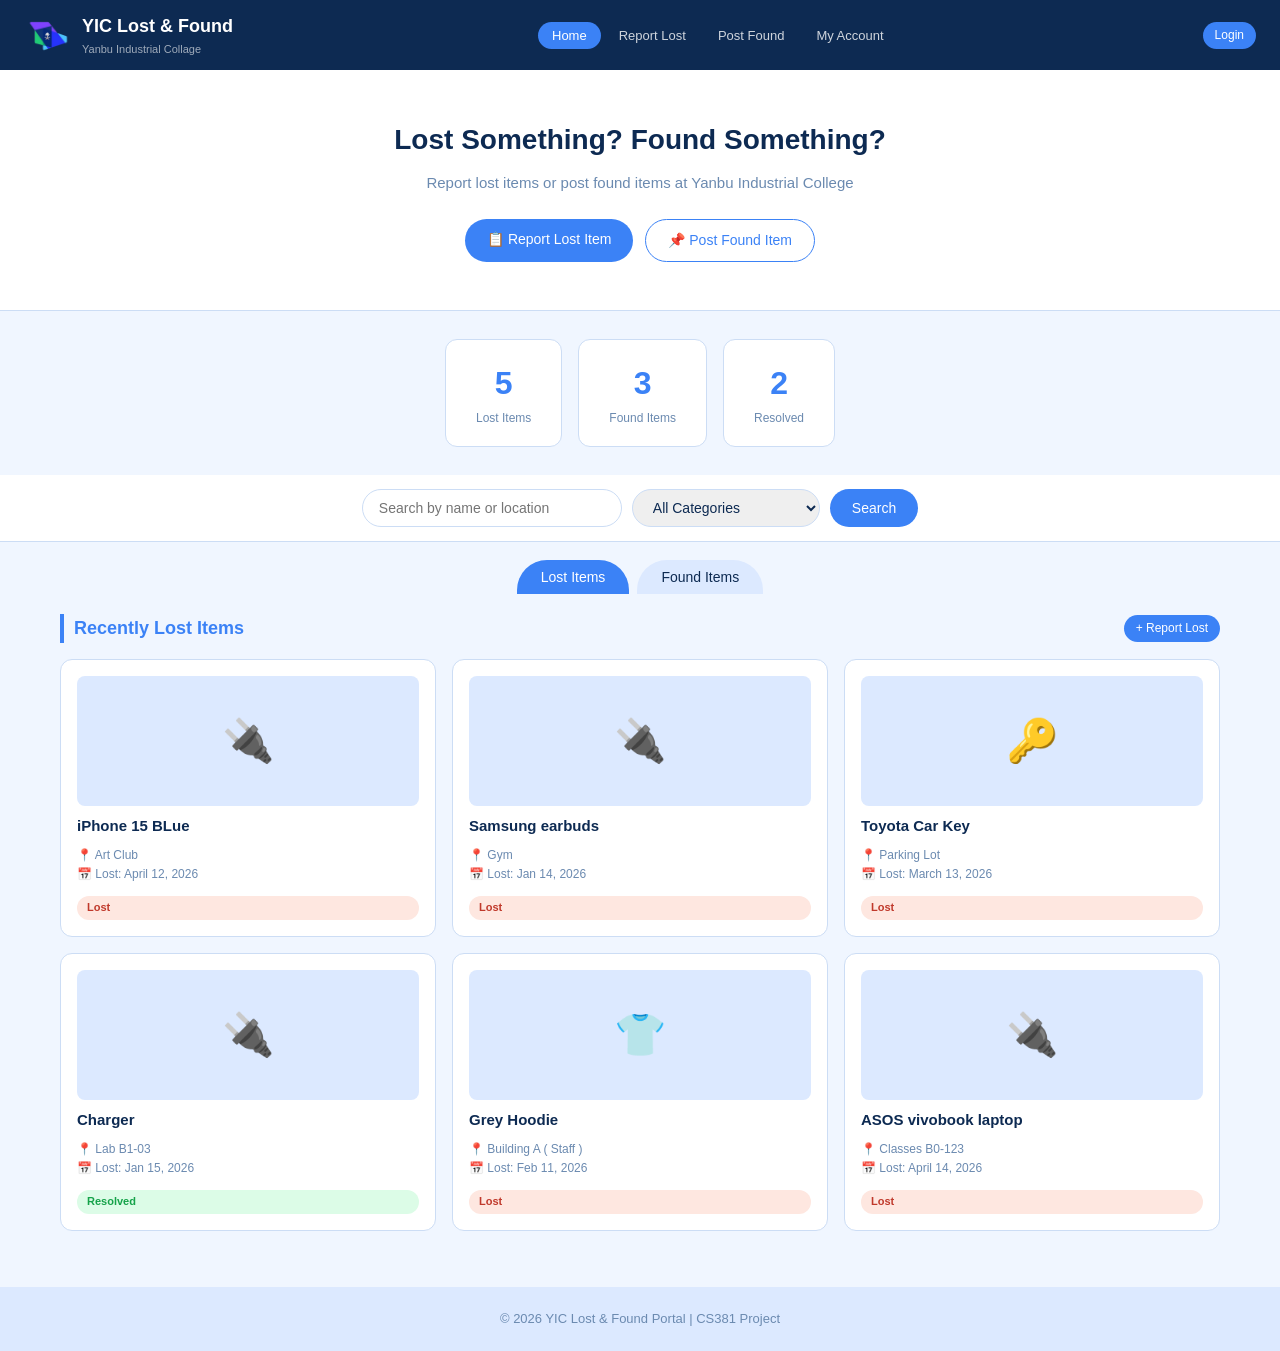
<file: CS381_project/Pages/index.html>
<!DOCTYPE html>
<html lang="en">
<head>
    <meta charset="UTF-8">
    <meta name="viewport" content="width=device-width, initial-scale=1.0">
    <title>YIC Lost & Found</title>
    <link rel="stylesheet" href="../Style/style.css">
</head>
<body>

<!-- Top Bar -->
<header class="top-bar">
    <div class="logo-area">
        <img src="YIC_Logo.png" alt="YIC Logo">
        <div>
            <h1>YIC Lost &amp; Found</h1>
            <p>Yanbu Industrial Collage</p>
        </div>
    </div>
    <nav>
        <ul>
            <li><a href="index.html" class="active">Home</a></li>
            <li><a href="report_Lost.html">Report Lost</a></li>
            <li><a href="report_found.html">Post Found</a></li>
            <li><a href="Dashboard.html">My Account</a></li>
        </ul>
    </nav>
    <div class="top-bar-right" id="header-right"></div>
</header>

<!-- Welcome section -->
<section class="hero-section">
    <h2>Lost Something? Found Something?</h2>
    <p>Report lost items or post found items at Yanbu Industrial College</p>
    <div class="hero-buttons">
        <a href="report_Lost.html" class="btn btn-blue">📋 Report Lost Item</a>
        <a href="report_found.html" class="btn btn-white">📌 Post Found Item</a>
    </div>
</section>

<!-- Counters -->
<section class="counter-row">
    <div class="counter-box">
        <h3 id="stat-lost">0</h3> <!-- changed by js -->
        <p>Lost Items</p>
    </div>
    <div class="counter-box">
        <h3 id="stat-found">0</h3>
        <p>Found Items</p>
    </div>
    <div class="counter-box">
        <h3 id="stat-resolved">0</h3>
        <p>Resolved</p>
    </div>
</section>

<!-- Search -->
<section class="search-bar">
    <input type="text" id="searchInput" placeholder="Search by name or location">
    <select id="categoryFilter">
        <option value="all">All Categories</option>
        <option value="electronics">Electronics</option>
        <option value="bags">Bags and Luggage</option>
        <option value="clothing">Clothing</option>
        <option value="keys">Keys</option>
        <option value="accessories">Accessories</option>
        <option value="books">Books and Stationery</option>
        <option value="other">Other</option>
    </select>
    <button id="searchBtn">Search</button>
</section>

<!-- lost and found buttons -->
<div class="tab-row">
    <button class="tab-btn active" data-tab="lost">Lost Items</button>
    <button class="tab-btn" data-tab="found">Found Items</button>
</div>

<!-- Lost items -->
<section class="content-panel visible" data-panel="lost">
    <div class="panel-top-row">
        <h3>Recently Lost Items</h3>
        <a href="report_Lost.html" class="btn btn-small btn-blue">+ Report Lost</a>
        <!--button to add, redirect to report-->
    </div>
    <div class="cards-grid" id="lostItemsGrid"></div>
</section>

<!-- Found items -->
<section class="content-panel" data-panel="found">
    <div class="panel-top-row">
        <h3>Recently Found Items</h3>
        <a href="report_found.html" class="btn btn-small btn-blue">+ Post Found</a>
    </div>
    <div class="cards-grid" id="foundItemsGrid"></div>
</section>

<footer>
    <p>&copy; 2026 YIC Lost &amp; Found Portal | CS381 Project</p>
</footer>

<div class="notifications-area" id="toast-area"></div>
<script src="../JS/main.js"></script>
<script>
    document.addEventListener('DOMContentLoaded', function() {
        var lost  = getLS('lostItems');
        var found = getLS('foundItems');

        //update the counter boxes
        var lostActive= 0;
        for (var i = 0; i < lost.length; i++) { 
            if (lost[i].status!== 'resolved') lostActive++; //count only active
        }
        var foundActive= 0;
        for (var j = 0; j < found.length; j++) {
            if (found[j].status!== 'resolved') foundActive++; 
        }
        var resolvedCount = 0;
        var all = lost.concat(found);
        for (var k = 0; k < all.length; k++) {
            if (all[k].status === 'resolved') resolvedCount++;//count resolved in both
        }

        document.getElementById('stat-lost').textContent= lostActive; //get active lost
        document.getElementById('stat-found').textContent= foundActive;
        document.getElementById('stat-resolved').textContent = resolvedCount;

        // draw the item cards
        renderCards(lost,'lostItemsGrid','lost');
        renderCards(found,'foundItemsGrid','found');
    });
</script>
</body>
</html>
</file>
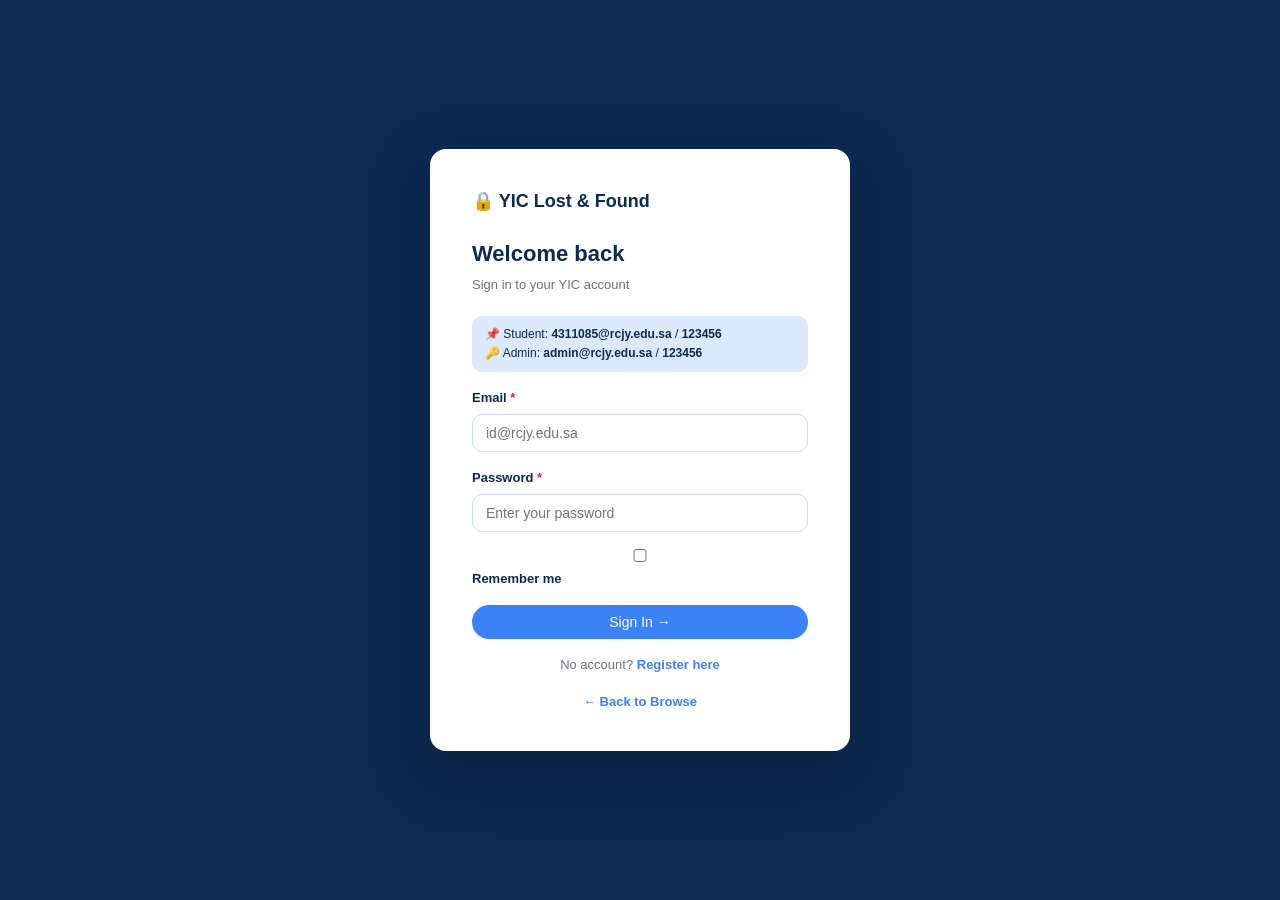
<file: CS381_project/Pages/admin.html>
<!DOCTYPE html>
<html lang="en">
<head>
    <meta charset="UTF-8">
    <meta name="viewport" content="width=device-width, initial-scale=1.0">
    <title>Admin Panel - YIC Lost & Found</title>
    <link rel="stylesheet" href="../Style/style.css">
</head>
<body>

<div class="admin-page">

    <!-- Left sidebar -->
    <div class="admin-left-bar">
        <div class="admin-logo-box">🛡️ Admin Panel</div>
        <nav class="admin-menu">
            <button class="admin-menu-item active" data-sec="overview">📊 Overview</button>
            <button class="admin-menu-item" data-sec="items">📦 All Items</button>
            <button class="admin-menu-item" data-sec="messages">✉️ Messages</button>
            <button class="admin-menu-item" data-sec="users">👥 Users</button>
            <button class="admin-menu-item" onclick="location.href='index.html'">🏠 View Portal</button>
            <button class="admin-menu-item" onclick="logout()">↩ Logout</button>
        </nav>
    </div>

    <div class="admin-main-area">

        <div class="admin-top-strip">
            <h1 id="admin-page-title">Overview</h1>
            <span id="admin-name-badge"></span>
        </div>

        <div class="admin-section active" id="adm-overview">
            <div class="stat-cards-row" id="adm-stats"></div>
            <div class="two-col-grid">
                <div class="white-box">
                    <h3>Recent Lost Reports</h3>
                    <div id="adm-recent-lost"></div>
                </div>
                <div class="white-box">
                    <h3>Recent Found Posts</h3>
                    <div id="adm-recent-found"></div>
                </div>
            </div>
        </div>

        <div class="admin-section" id="adm-items"> <!-- all items table-->
            <div class="filter-buttons">
                <select id="items-type-filter" class="btn btn-white btn-small" onchange="loadItems()">
                    <option value="all">All Types</option>
                    <option value="lost">Lost Only</option>
                    <option value="found">Found Only</option>
                </select>
                <select id="items-status-filter" class="btn btn-white btn-small" onchange="loadItems()">
                    <option value="all">All Statuses</option>
                    <option value="active">Active</option>
                    <option value="resolved">Resolved</option>
                </select>
            </div>
            <table class="data-table">
                <thead>
                    <tr>
                        <th>#</th>
                        <th>Item</th>
                        <th>Type</th>
                        <th>Reporter</th>
                        <th>Date</th>
                        <th>Location</th>
                        <th>Status</th>
                        <th>Actions</th>
                    </tr>
                </thead>
                <tbody id="items-tbody"></tbody>
            </table>
        </div>

        <!--messages -->
        <div class="admin-section" id="adm-messages">
            <table class="data-table">
                <thead>
                    <tr>
                        <th>#</th>
                        <th>Item</th>
                        <th>From</th>
                        <th>Email</th>
                        <th>Date</th>
                        <th>Message</th>
                        <th>Actions</th>
                    </tr>
                </thead>
                <tbody id="messages-tbody"></tbody>
            </table>
        </div>

        <!--all users -->
        <div class="admin-section" id="adm-users">
            <table class="data-table">
                <thead>
                    <tr>
                        <th>#</th>
                        <th>Name</th>
                        <th>Email</th>
                        <th>Role</th>
                        <th>Actions</th>
                    </tr>
                </thead>
                <tbody id="users-tbody"></tbody>
            </table>
        </div>

    </div>
</div>

<!--edit item popup -->
<div class="popup-overlay" id="edit-modal">
    <div class="popup-box">
        <div class="popup-top-row">
            <h3>Edit Item</h3>
            <button class="popup-close-btn" onclick="closeModal('edit-modal')">✕</button>
        </div>
        <form id="editForm" novalidate>
            <input type="hidden" id="edit-id">
            <input type="hidden" id="edit-type">
            <div class="input-group">
                <label>Item Name <span class="required-star">*</span></label>
                <input type="text" id="edit-title" required minlength="3">
                <div class="input-error"></div>
            </div>
            <div class="two-columns">
                <div class="input-group">
                    <label>Category <span class="required-star">*</span></label>
                    <select id="edit-category" required>
                        <option value="electronics">Electronics</option>
                        <option value="bags">Bags and Luggage</option>
                        <option value="clothing">Clothing</option>
                        <option value="keys">Keys</option>
                        <option value="accessories">Accessories</option>
                        <option value="books">Books and Stationery</option>
                        <option value="other">Other</option>
                    </select>
                </div>
                <div class="input-group">
                    <label>Status</label>
                    <select id="edit-status">
                        <option value="active">Active</option>
                        <option value="resolved">Resolved</option>
                        <option value="pending">Pending</option>
                    </select>
                </div>
            </div>
            <div class="input-group">
                <label>Location <span class="required-star">*</span></label>
                <input type="text" id="edit-location" required>
                <div class="input-error"></div>
            </div>
            <div class="input-group">
                <label>Description</label>
                <textarea id="edit-desc"></textarea>
            </div>
            <div class="form-bottom-btns">
                <button type="button" class="btn btn-white" onclick="closeModal('edit-modal')">Cancel</button>
                <button type="submit" class="btn btn-blue">Save Changes</button>
            </div>
        </form>
    </div>
</div>

<!-- Delete confirm popup -->
<div class="popup-overlay" id="adm-delete-modal">
    <div class="popup-box">
        <div class="popup-top-row">
            <h3>Confirm Delete</h3>
            <button class="popup-close-btn" onclick="closeModal('adm-delete-modal')">✕</button>
        </div>
        <p>Are you sure you want to delete <strong id="adm-delete-name"></strong>?</p>
        <br>
        <div class="form-bottom-btns">
            <button class="btn btn-white" onclick="closeModal('adm-delete-modal')">Cancel</button>
            <button class="btn btn-red"   id="adm-confirm-delete">Delete</button>
        </div>
    </div>
</div>

<div class="notifications-area" id="toast-area"></div>
<script src="../JS/main.js"></script>
<script>
    document.addEventListener('DOMContentLoaded', function() {
        var user = requireLogin('admin');
        if (!user) return; //if not logged in or not admin, redirect to login
        document.getElementById('admin-name-badge').textContent = '👩‍💼 ' + user.name;//show at top
        loadOverview();
        loadItems();
        loadMessages();
        loadUsers();//load everything
    });

    //Overview
    function loadOverview() {
        var lost  = getLS('lostItems');
        var found = getLS('foundItems');
        var all = lost.concat(found);
        var active =0, resolved = 0;
        for (var i = 0; i < all.length; i++) {
            if (all[i].status === 'resolved') resolved++; //count resolved else active
            else active++;
        }

        document.getElementById('adm-stats').innerHTML =
            '<div class="stat-card"><div class="big-number">' + all.length 
            + '</div><div class="small-label">Total Items</div></div>'+
            '<div class="stat-card green"><div class="big-number">'+ active 
            + '</div><div class="small-label">Active</div></div>'+
            '<div class="stat-card orange"><div class="big-number">' + resolved 
            + '</div><div class="small-label">Resolved</div></div>'+
            '<div class="stat-card purple"><div class="big-number">'+ getLS('users').length 
            + '</div><div class="small-label">Users</div></div>'+
            '<div class="stat-card"><div class="big-number">'+ getLS('messages').length + 
            '</div><div class="small-label">Messages</div></div>';

        document.getElementById('adm-recent-lost').innerHTML= buildMiniList(lost,  'lost');//lost item list for admin
        document.getElementById('adm-recent-found').innerHTML= buildMiniList(found, 'found');//found
    }

    function buildMiniList(items, type) {
        if (!items.length) return '<p>None yet.</p>';//no items
        var recent = items.slice(-4).reverse(); //get last 4, reverse so must recent at top
        var html = '';
        for (var i = 0; i < recent.length; i++) {
            var it = recent[i];
            var cls= it.status === 'resolved' ? 'tag-resolved' :(type === 'lost' ? 'tag-lost' : 'tag-found');//class  
            var lbl= it.status === 'resolved' ? 'Resolved': (type === 'lost' ? 'Lost' : 'Found'); //status text
            html += '<div class="mini-item-row"><span>'+ it.icon + ' ' + it.title + 
            '</span><span class="tag ' + cls + '">' + lbl + '</span></div>'; //item
        }
        return html;
    }

    //All Items table
    function loadItems() {
        var typeF = document.getElementById('items-type-filter').value;
        var statusF = document.getElementById('items-status-filter').value;
        var rows = [];

        if (typeF !== 'found') {
            var lost = getLS('lostItems'); //get lost items
            for (var i = 0; i < lost.length; i++) { //add type to each item
                var copy = {}; for (var k in lost[i]) copy[k] =lost[i][k];
                copy._type = 'lost'; rows.push(copy); //add to rows
            }
        }
        if (typeF !== 'lost') {
            var found = getLS('foundItems');
            for (var j = 0; j < found.length; j++) {
                var copy2 = {}; for (var k2 in found[j]) copy2[k2] = found[j][k2];
                copy2._type = 'found'; rows.push(copy2); //same for found 
            }
        }
        if (statusF !== 'all') { //filter by status
            rows = rows.filter(function(i) { return i.status === statusF; });
        }

        var tbody = document.getElementById('items-tbody');
        if (!rows.length) {
            tbody.innerHTML = '<tr><td colspan="8" style="text-align:center;padding:20px;color:#6b8ab0">No items found.</td></tr>';
            return; //if no items after filter, show message
        }

        var html = '';
        for (var r = 0; r < rows.length; r++) {
            var item = rows[r]; 
            var typeCls = item._type === 'lost' ? 'tag-lost' : 'tag-found'; 
            var stsCls = item.status === 'resolved' ? 'tag-resolved' : item.status === 'pending' ? 'tag-pending' : '';
            var reporter= item._type === 'lost' ? (item.owner || '—') : (item.finder || '—');
            html +=
                '<tr>' +
                '<td>' + (r + 1) + '</td>' +
                '<td>' + item.icon + ' ' + item.title + '</td>' +
                '<td><span class="tag ' + typeCls + '">' + item._type + '</span></td>' +
                '<td>' + reporter + '</td>' +
                '<td>' + item.date + '</td>' +
                '<td>' + item.location + '</td>' +
                '<td><span class="tag ' + stsCls + '">' + item.status + '</span></td>' +
                '<td class="row-buttons">' +
                '<button class="btn btn-small btn-blue" onclick="openEdit(' + item.id + ',\'' + item._type + '\')">Edit</button>' +
                '<button class="btn btn-small btn-red"  onclick="promptDelete(' + item.id + ',\'' + item._type + '\',\'' + item.title.replace(/'/g, "\\'") + '\')">Delete</button>' +
                '</td>' +
                '</tr>'; //edit and delete buttons with item info for admin
        }
        tbody.innerHTML = html;
    }

    // Messages table
    function loadMessages() {
        var msgs = getLS('messages');
        var tbody = document.getElementById('messages-tbody');
        if (!msgs.length) {
            tbody.innerHTML = '<tr><td colspan="7" style="text-align:center;padding:20px;color:#6b8ab0">No messages yet.</td></tr>';
            return;
        }
        var html = '';
        for (var i = 0; i < msgs.length; i++) {
            var m = msgs[i];
            var preview = m.message.length > 80 ? m.message.slice(0, 80) + '...' : m.message;
            html +=
                '<tr>' +
                '<td>' + (i + 1) + '</td>' +
                '<td>' + (m.itemTitle || 'Item #' + m.itemId) + '</td>' +
                '<td>' + m.senderName  + '</td>' +
                '<td>' + m.senderEmail + '</td>' +
                '<td>' + (m.date || '—') + '</td>' +
                '<td>' + preview + '</td>' +
                '<td><button class="btn btn-small btn-red" onclick="deleteMessage(' + m.id + ')">Delete</button></td>' +
                '</tr>';
        }
        tbody.innerHTML = html;
    }

    function deleteMessage(id) { //delete message
        setLS('messages', getLS('messages').filter(function(m) { return m.id !== id; }));
        loadMessages(); //reload messages
        loadOverview();
        toast('Message deleted.', 'ok'); //notify
    }

    // Users table
    function loadUsers() {
        var users = getLS('users');
        var html  = '';
        for (var i = 0; i < users.length; i++) {
            var u = users[i];
            var roleCls = u.role === 'admin' ? 'tag-pending' : 'tag-found';
            var action  = u.role !== 'admin'
                ? '<button class="btn btn-small btn-red" onclick="deleteUser(' + u.id + ',\'' + u.name.replace(/'/g, "\\'") + '\')">Delete</button>'
                : '<span class="protected-text">Protected</span>';
            html +=
                '<tr>' +
                '<td>' + (i + 1) + '</td>' +
                '<td>' + u.name  + '</td>' +
                '<td>' + u.email + '</td>' +
                '<td><span class="tag ' + roleCls + '">' + u.role + '</span></td>' +
                '<td>' + action + '</td>' +
                '</tr>';
        }
        document.getElementById('users-tbody').innerHTML = html;
    }

    function deleteUser(id, name) { //delete user
        if (!confirm('Delete user "' + name + '"?')) return;//confirm
        setLS('users', getLS('users').filter(function(u) { return u.id !== id; }));
        loadUsers();
        loadOverview();//reload
        toast('User "' + name + '" deleted.', 'ok');//notify
    }

    // Edit item
    function openEdit(id, type) { 
        var key   = type === 'lost' ?'lostItems' : 'foundItems';
        var items = getLS(key);
        var item  = null;
        for (var i = 0; i < items.length; i++) {
            if (items[i].id === id) { item = items[i]; break; }
        }
        if (!item) return;

        document.getElementById('edit-id').value  = id;
        document.getElementById('edit-type').value = type;
        document.getElementById('edit-title').value = item.title;
        document.getElementById('edit-category').value = item.category;
        document.getElementById('edit-status').value= item.status;
        document.getElementById('edit-location').value= item.location;
        document.getElementById('edit-desc').value = item.description; //fill the edit form 
        openModal('edit-modal'); //open the edit popup
    }

    document.getElementById('editForm').addEventListener('submit', function(e) {
        e.preventDefault();
        if (!validateForm(this)) return; //validate form before submit

        var id = parseInt(document.getElementById('edit-id').value);
        var type  = document.getElementById('edit-type').value;
        var key = type === 'lost' ? 'lostItems' : 'foundItems';
        var items = getLS(key);

        for (var i = 0; i < items.length; i++) { //find the item in the list and update its properties 
            if (items[i].id === id) {
                items[i].title = document.getElementById('edit-title').value.trim();
                items[i].category= document.getElementById('edit-category').value;
                items[i].status = document.getElementById('edit-status').value;
                items[i].location = document.getElementById('edit-location').value.trim();
                items[i].description = document.getElementById('edit-desc').value.trim();
                items[i].icon = categoryIcon(items[i].category); 
                break;
            }
        }
        setLS(key, items);
        closeModal('edit-modal');
        loadItems();
        loadOverview(); //reload
        toast('Item updated.', 'ok');//notify
    });

    // Delete item
    var pendingDelete = null;

    function promptDelete(id, type, name) {
        pendingDelete = { id: id, type: type };//store pending delete info
        document.getElementById('adm-delete-name').textContent = name;
        openModal('adm-delete-modal'); //open confirm delete popup 
    }

    document.getElementById('adm-confirm-delete').addEventListener('click', function() {
        if (!pendingDelete) return; //safety check
        var key = pendingDelete.type === 'lost' ? 'lostItems' : 'foundItems';
        setLS(key, getLS(key).filter(function(i) { return i.id !== pendingDelete.id; }));//delete the item from storage
        closeModal('adm-delete-modal');
        loadItems();
        loadOverview();
        toast('Item deleted.', 'ok');
        pendingDelete = null;
    });
</script>
</body>
</html>
</file>
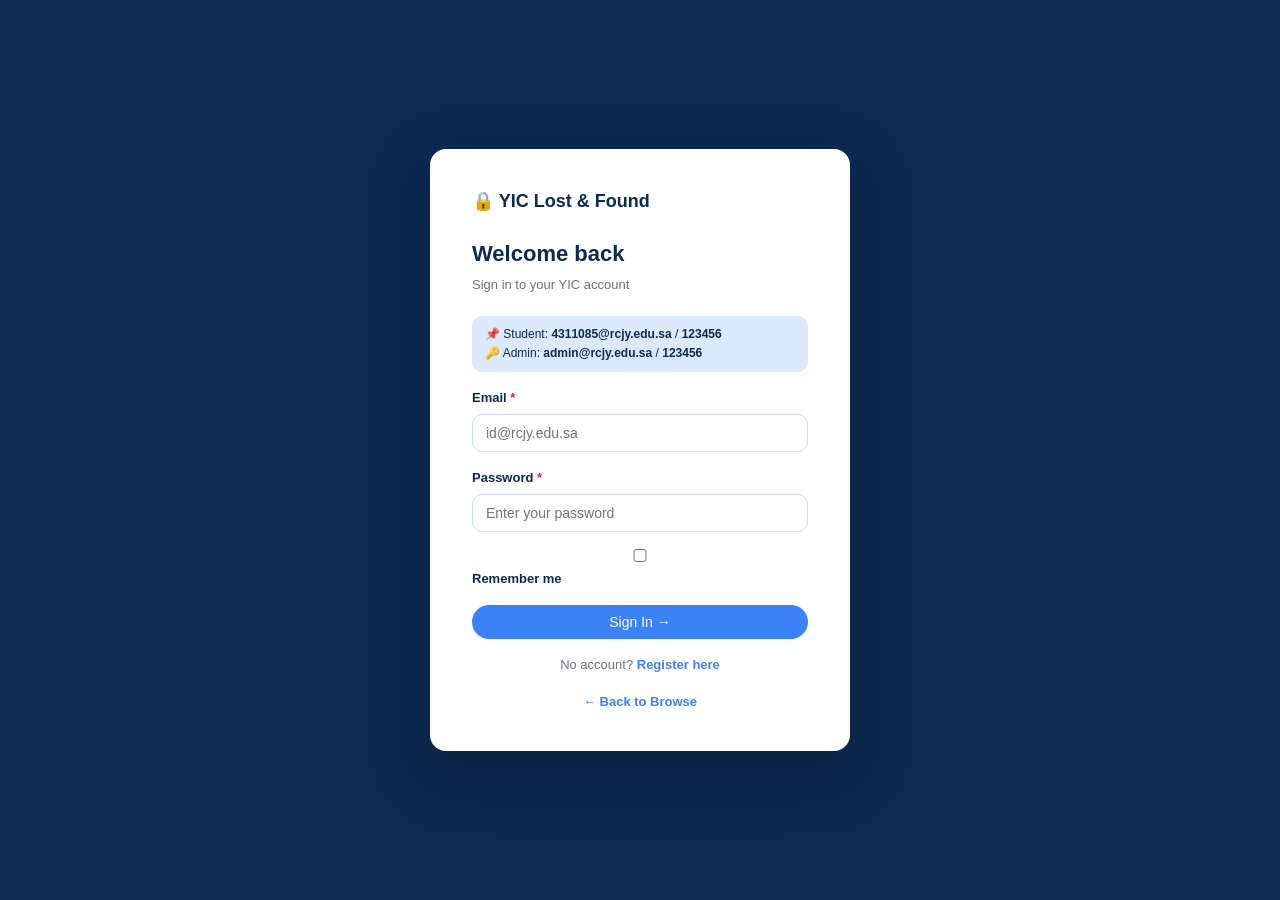
<file: CS381_project/Pages/Dashboard.html>
<!DOCTYPE html>
<html lang="en">
<head>
    <meta charset="UTF-8">
    <meta name="viewport" content="width=device-width, initial-scale=1.0">
    <title>My Dashboard - YIC Lost & Found</title>
    <link rel="stylesheet" href="../Style/style.css">
</head>
<body>

<header class="top-bar">
    <div class="logo-area">
        <img src="YIC_Logo.png" alt="YIC Logo">
        <div>
            <h1>YIC Lost &amp; Found</h1>
            <p>Yanbu Industrial Collage</p>
        </div>
    </div>
    <nav>
        <ul>
            <li><a href="index.html">Home</a></li>
            <li><a href="report_Lost.html">Report Lost</a></li>
            <li><a href="report_found.html">Post Found</a></li>
            <li><a href="Dashboard.html" class="active">My Account</a></li>
        </ul>
    </nav>
    <div class="top-bar-right" id="header-right"></div>
</header>

<div class="dashboard-page">

    <!-- Left side panel -->
    <div class="dash-left-panel">
        <div class="dash-user-area">
            <div class="user-initials" id="dash-avatar">?</div>
            <div class="user-full-name" id="dash-name">Loading...</div>
            <div class="user-email-small" id="dash-email"></div>
        </div>
        <nav class="dash-menu">
            <button class="dash-menu-item active" data-sec="overview">📊 Overview</button>
            <button class="dash-menu-item" data-sec="my-lost">📋 My Lost Reports</button>
            <button class="dash-menu-item" data-sec="my-found">📌 My Found Posts</button>
            <button class="dash-menu-item" data-sec="profile">⚙️ Profile</button>
            <button class="dash-menu-item logout" onclick="logout()">↩ Logout</button>
        </nav>
    </div>

    <div>
        <div class="dash-section active" id="sec-overview">
            <div class="panel-top-row">
                <h2>My Overview</h2>
                <div style="display:flex;gap:8px">
                    <a href="report_Lost.html"  class="btn btn-small btn-white">+ Report Lost</a>
                    <a href="report_found.html" class="btn btn-small btn-blue">+ Post Found</a>
                </div>
            </div>
            <div class="stat-cards-row" id="dash-stats"></div>
            <div class="white-box">
                <h3>Recent Activity</h3>
                <div id="activity-list"></div>
            </div>
        </div>

        <!-- lost -->
        <div class="dash-section" id="sec-my-lost">
            <div class="panel-top-row">
                <h2>My Lost Reports</h2>
                <a href="report_Lost.html" class="btn btn-small btn-blue">+ New Report</a>
            </div>
            <div id="my-lost-list"></div>
        </div>

        <!--found posts -->
        <div class="dash-section" id="sec-my-found">
            <div class="panel-top-row">
                <h2>My Found Posts</h2>
                <a href="report_found.html" class="btn btn-small btn-blue">+ Post Found</a>
            </div>
            <div id="my-found-list"></div>
        </div>

        <!--settings -->
        <div class="dash-section" id="sec-profile">
            <h2>⚙️ Profile Settings</h2>
            <br>
            <div class="white-box">
                <form id="profileForm" novalidate>
                    <div class="two-columns">
                        <div class="input-group">
                            <label for="pFirst">First Name <span class="required-star">*</span></label>
                            <input type="text" id="pFirst" required minlength="2">
                            <div class="input-error"></div>
                        </div>
                        <div class="input-group">
                            <label for="pLast">Last Name <span class="required-star">*</span></label>
                            <input type="text" id="pLast" required minlength="2">
                            <div class="input-error"></div>
                        </div>
                    </div>
                    <div class="input-group">
                        <label for="pEmail">Email <span class="required-star">*</span></label>
                        <input type="email" id="pEmail" required>
                        <div class="input-error"></div>
                    </div>
                    <div class="line-divider"></div>
                    <p style="font-size:13px;font-weight:600;margin-bottom:14px">Change Password</p>
                    <div class="input-group">
                        <label for="pCurrent">Current Password</label>
                        <input type="password" id="pCurrent" placeholder="Current password" minlength="6">
                    </div>
                    <div class="input-group">
                        <label for="new-password">New Password</label>
                        <input type="password" id="new-password" placeholder="Min. 8 characters" minlength="8">
                        <div class="pass-bar-bg"><div class="pass-bar-fill" id="strength-fill"></div></div>
                    </div>
                    <div class="input-group">
                        <label for="pConfirm">Confirm New Password</label>
                        <input type="password" id="pConfirm" placeholder="Repeat new password" data-match="new-password">
                        <div class="input-error"></div>
                    </div>
                    <div class="form-bottom-btns">
                        <button type="submit" class="btn btn-blue">Save Changes</button>
                    </div>
                </form>
            </div>
        </div>

    </div>
</div>

<!--Delete popup -->
<div class="popup-overlay" id="delete-modal">
    <div class="popup-box">
        <div class="popup-top-row">
            <h3>Delete Item</h3>
            <button class="popup-close-btn" onclick="closeModal('delete-modal')">✕</button>
        </div>
        <p>Are you sure you want to delete <strong id="delete-item-name"></strong>? This cannot be undone.</p>
        <br>
        <div class="form-bottom-btns">
            <button class="btn btn-white" onclick="closeModal('delete-modal')">Cancel</button>
            <button class="btn btn-red"   id="confirm-delete-btn">Delete</button>
        </div>
    </div>
</div>

<footer><p>&copy; 2026 YIC Lost &amp; Found Portal | CS381 Project</p></footer>
<div class="notifications-area" id="toast-area"></div>
<script src="../JS/main.js"></script>
<script>
    var currentUser;

    document.addEventListener('DOMContentLoaded', function() {
        currentUser = requireLogin();
        if (!currentUser) return;///check user

        //show initials at profile pic
        var parts = currentUser.name.split(' ');
        var initials = '';
        for (var i = 0; i < parts.length && i < 2; i++) {
            initials += parts[i][0].toUpperCase();
        }
        document.getElementById('dash-avatar').textContent = initials;
        document.getElementById('dash-name').textContent = currentUser.name;
        document.getElementById('dash-email').textContent = currentUser.email; //show name and email

        //fill in the profile form
        document.getElementById('pFirst').value= parts[0] || ''; //prefill first name,lasr,and meail
        document.getElementById('pLast').value = parts.slice(1).join(' ') || '';
        document.getElementById('pEmail').value = currentUser.email; 

        loadDashboard();//load the dashboard 
    });

    function loadDashboard() {
        var myLost  = getLS('lostItems').filter(function(i)  { return i.ownerId  === currentUser.id; });//filter lost items by user
        var myFound = getLS('foundItems').filter(function(i) { return i.finderId === currentUser.id; });

        // count resolved
        var resolvedCount = 0;
        var allMine = myLost.concat(myFound);
        for (var i = 0; i < allMine.length; i++) {
            if (allMine[i].status === 'resolved') resolvedCount++;
        }

        // stat cards
        document.getElementById('dash-stats').innerHTML =
        '<div class="stat-card"><div class="big-number">'+ myLost.length + '</div><div class="small-label">Lost Reports</div></div>' +
        '<div class="stat-card green"><div class="big-number">'+ myFound.length + '</div><div class="small-label">Found Posts</div></div>'  +
        '<div class="stat-card orange"><div class="big-number">'+ resolvedCount + '</div><div class="small-label">Resolved</div></div>';

        // recent activity
        var combined = [];
        for (var j = 0; j < myLost.length;  j++) combined.push({ item: myLost[j],  type: 'lost' });
        for (var k = 0; k < myFound.length; k++) combined.push({ item: myFound[k], type: 'found'});

        if (!combined.length) { //no activity
            document.getElementById('activity-list').innerHTML =
                '<p style="color:#6b8ab0;font-size:13px">No activity yet. Start by reporting a lost item or posting a found one.</p>';
        } else {//show recent activity, sorted by date
            var recent = combined.slice(-5).reverse();
            var html = '';
            for (var r = 0; r < recent.length; r++) {
                var entry = recent[r];
                var it = entry.item;
                var typ = entry.type;
                var cls= it.status === 'resolved' ? 'tag-resolved' : (typ === 'lost' ? 'tag-lost' : 'tag-found');
                var lbl = it.status === 'resolved' ? 'Resolved': (typ === 'lost' ? 'Lost' : 'Found');
                var pic = it.image ? '<img src="' + it.image + '" alt="">' : '<span style="font-size:20px">' + it.icon + '</span>';
                html +=
                    '<div class="my-item-row">' +'<div class="my-item-thumbnail">' + pic + '</div>' +
                    '<div class="my-item-text">' +'<div class="item-name">' + it.title + '</div>' +
                    '<div class="item-sub">'  + (typ === 'lost' ? 'Lost' : 'Found') + ' · ' + it.location + ' · ' + it.date + '</div>' +
                    '</div>' +'<span class="tag ' + cls + '">' + lbl + '</span>' +'</div>';
            }//show 
            document.getElementById('activity-list').innerHTML = html;
        }

        buildList(myLost,'my-lost-list',  'lost');//
        buildList(myFound,'my-found-list', 'found');
    }

    function buildList(items, containerId, type) { //build the list of items
        var container = document.getElementById(containerId);
        if (!items.length) {//no item case
            var icon = type === 'lost' ? '📋' : '📌';
            container.innerHTML = '<div class="nothing-yet"><div class="big-emoji">' + icon + '</div><h3>Nothing here yet</h3></div>';
            return;
        }
        var html = '';
        for (var i = 0; i < items.length; i++) {
            var it  = items[i];
            var cls = it.status === 'resolved' ? 'tag-resolved' : (type === 'lost' ? 'tag-lost' : 'tag-found');
            var lbl = it.status === 'resolved' ? 'Resolved'     : (type === 'lost' ? 'Lost' : 'Found');
            var pic = it.image ? '<img src="' + it.image + '" alt="">' : '<span style="font-size:20px">' + it.icon + '</span>';
            html +=
                '<div class="my-item-row">' + '<div class="my-item-thumbnail">' + pic + '</div>' +'<div class="my-item-text">' +
                '<div class="item-name">' + it.title + '</div>' + '<div class="item-sub">'  + it.location + ' · ' + it.date + '</div>' +
                '</div>' +'<div class="my-item-buttons">' +'<span class="tag ' + cls + '">' + lbl + '</span>' +
                '<a href="items_details.html?id=' + it.id + '&type=' + type + '" class="btn btn-small btn-white">View</a>' +
                '<button class="btn btn-small btn-green" onclick="changeStatus(' + it.id + ',\'' + type + '\')">Mark Resolved</button>' +
                '<button class="btn btn-small btn-red"   onclick="promptDelete(' + it.id  + ',\'' + type + '\',\'' + it.title.replace(/'/g, "\\'") + '\')">Delete</button>' +
                '</div>' +
                '</div>';
        }
        container.innerHTML = html;
    }

    function changeStatus(id, type) { //change status of the item
        var key = type === 'lost' ? 'lostItems' : 'foundItems';
        var items = getLS(key);
        for (var i = 0; i < items.length; i++) {
            if (items[i].id === id) {
                items[i].status = items[i].status === 'resolved' ? 'active' : 'resolved';
                break;
            }
        }
        setLS(key, items);
        toast('Status updated.', 'ok');
        loadDashboard();
    }

    var pendingDelete = null;

    function promptDelete(id, type, name) { //delete func
        pendingDelete = { id: id, type: type };
        document.getElementById('delete-item-name').textContent = name;
        openModal('delete-modal');
    }

    document.getElementById('confirm-delete-btn').addEventListener('click', function() {
        if (!pendingDelete) return; //check
        var key = pendingDelete.type === 'lost' ? 'lostItems' : 'foundItems';
        var items = getLS(key).filter(function(i) { return i.id !== pendingDelete.id; }); 
        setLS(key, items);
        closeModal('delete-modal');
        toast('Item deleted.', 'ok');
        loadDashboard();
        pendingDelete = null;
    });

    document.getElementById('profileForm').addEventListener('submit', function(e) {
        e.preventDefault();
        if (!validateForm(this)) return;

        var newPass = document.getElementById('new-password').value;
        if (newPass) { //verify cureent pass to change-- saftey
            var currPass = document.getElementById('pCurrent').value;
            var users = getLS('users');
            var me = null;
            for (var i = 0; i < users.length; i++) {
                if (users[i].id === currentUser.id) { me= users[i]; break; } //find user
            }
            if (!me || me.password !== currPass) {//fetch user current pass and compare
                toast('Current password is incorect.', 'err');
                return;
            }
        }

        var first = document.getElementById('pFirst').value.trim(); //prefill 
        var last = document.getElementById('pLast').value.trim();
        var email = document.getElementById('pEmail').value.trim();
        var users = getLS('users');

        for (var j = 0; j < users.length; j++) { //update user info in local storage
            if (users[j].id === currentUser.id) {
                users[j].name = first + ' ' + last;
                users[j].email = email;
                if (newPass) users[j].password = newPass;
                break;
            }
        }
        setLS('users', users);

        currentUser.name = first + ' ' + last;  //update the info
        currentUser.email = email;
        localStorage.setItem('currentUser', JSON.stringify(currentUser));

        document.getElementById('dash-name').textContent  = currentUser.name; //show new info at dashboard
        document.getElementById('dash-email').textContent = currentUser.email;
        toast('Profile saved!', 'ok');
        document.getElementById('pCurrent').value = ''; //clear fields
        document.getElementById('new-password').value = '';
        document.getElementById('pConfirm').value = ''; 
    });
</script>
</body>
</html>
</file>
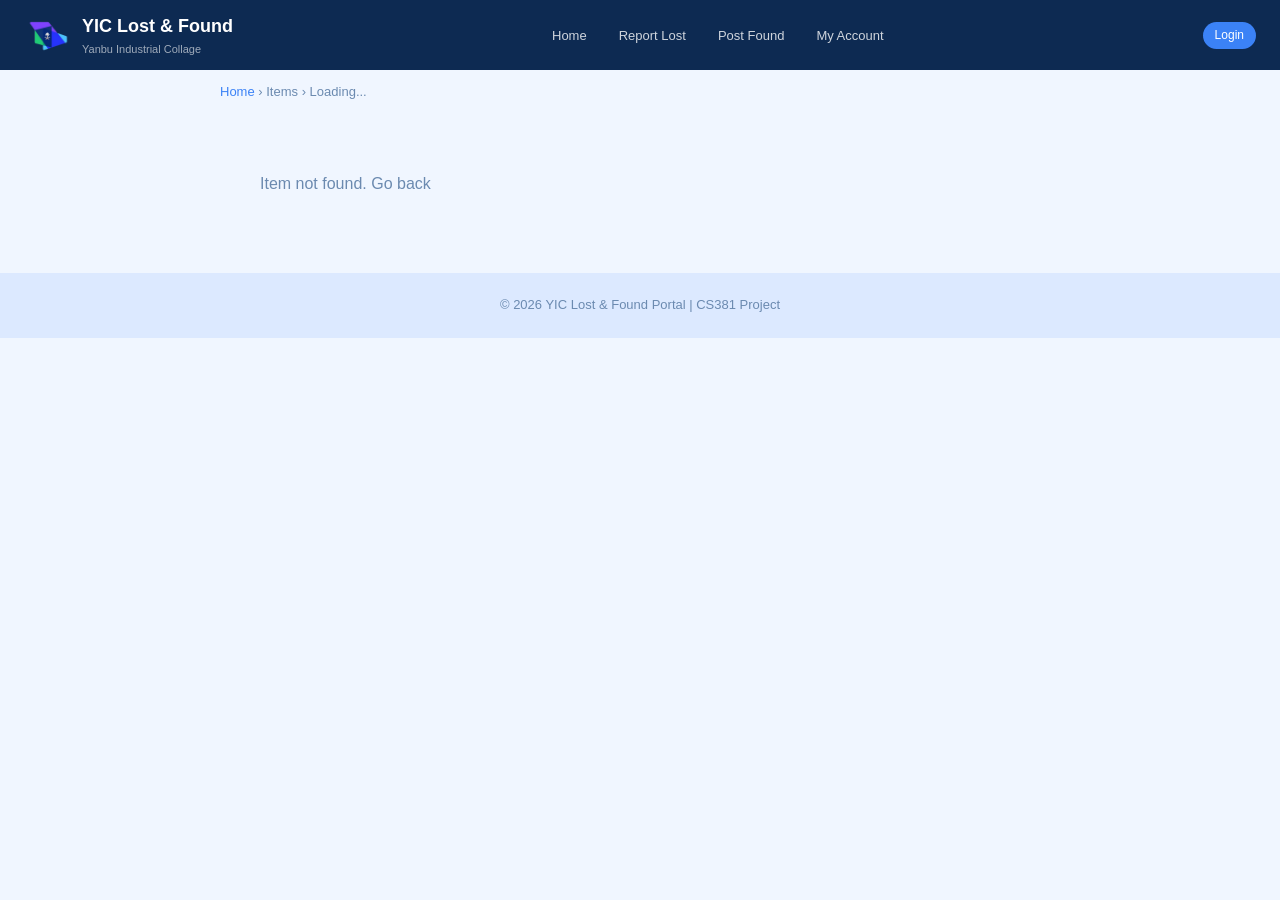
<file: CS381_project/Pages/items_details.html>
<!DOCTYPE html>
<html lang="en">
<head>
    <meta charset="UTF-8">
    <meta name="viewport" content="width=device-width, initial-scale=1.0">
    <title>Item Detail - YIC Lost & Found</title>
    <link rel="stylesheet" href="../Style/style.css">
</head>
<body>

<header class="top-bar">
    <div class="logo-area">
        <img src="YIC_Logo.png" alt="YIC Logo">
        <div>
            <h1>YIC Lost &amp; Found</h1>
            <p>Yanbu Industrial Collage</p>
        </div>
    </div>
    <nav>
        <ul>
            <li><a href="index.html">Home</a></li>
            <li><a href="report_Lost.html">Report Lost</a></li>
            <li><a href="report_found.html">Post Found</a></li>
            <li><a href="Dashboard.html">My Account</a></li>
        </ul>
    </nav>
    <div class="top-bar-right" id="header-right"></div>
</header>

<p class="page-trail"> <!-- e.q. :Home › Lost Items › iPhone 14-->
    <a href="index.html">Home</a> › <!-- return home-->
    <span id="bc-type">Items</span> ›
    <span id="bc-title">Loading...</span><!--holder-->
</p>

<!-- filled by js -->
<div class="detail-page" id="detail-page"></div>

<!-- Message popup if user click found -->
<div class="popup-overlay" id="msg-modal">
    <div class="popup-box">
        <div class="popup-top-row">
            <h3 id="msg-modal-title">Send a Message</h3>
            <button class="popup-close-btn" onclick="closeModal('msg-modal')">✕</button>
        </div>
        <p id="msg-modal-sub" style="font-size:13px;color:#6b8ab0;margin-bottom:14px"></p>
        <form id="msgForm" novalidate>
            <div class="input-group">
                <label for="msgName">Your Name <span class="required-star">*</span></label>
                <input type="text" id="msgName" placeholder="Your full name" required>
                <div class="input-error"></div>
            </div>
            <div class="input-group">
                <label for="msgEmail">Your Email <span class="required-star">*</span></label>
                <input type="email" id="msgEmail" placeholder="your@rcjy.edu.sa" required>
                <div class="input-error"></div>
            </div>
            <div class="input-group">
                <label for="msgText">Message <span class="required-star">*</span></label>
                <textarea id="msgText" placeholder="Explain why this item belongs to you, or how you found it..." required minlength="20"></textarea>
                <div class="input-error"></div>
            </div>
            <div class="form-bottom-btns">
                <button type="button" class="btn btn-white" onclick="closeModal('msg-modal')">Cancel</button>
                <button type="submit" class="btn btn-blue">Send Message →</button>
            </div>
        </form>
    </div>
</div>

<footer><p>&copy; 2026 YIC Lost &amp; Found Portal | CS381 Project</p></footer>
<div class="notifications-area" id="toast-area"></div>
<script src="../JS/main.js"></script>
<script>
    //get id and type from the URL
    function getParam(name) {
        return new URLSearchParams(window.location.search).get(name); 
    }

    var itemId   = parseInt(getParam('id'));
    var itemType = getParam('type');
    var heldLabels = {
        self:'With the finder', security:'Security Office',
        admin:'College Admin',dept:'Department Office'
    };

    document.addEventListener('DOMContentLoaded', function() {
        var pool =itemType === 'lost' ? getLS('lostItems') :getLS('foundItems'); //pool (type) based on url
        var item = null;
        for (var i =0; i< pool.length; i++) {
            if (pool[i].id === itemId) {item = pool[i]; break;}//find the item in the pool type
        }

        if (!item) {
            document.getElementById('detail-page').innerHTML =
                '<p style="padding:40px;color:#6b8ab0">Item not found. <a href="index.html">Go back</a></p>';
            return; //case notfound itrm
        }

        var isLost= itemType === 'lost';

        document.getElementById('bc-type').textContent  =isLost ? 'Lost Items' :'Found Items'; //update top based on typw
        document.getElementById('bc-title').textContent =item.title;
        document.title= item.title+ '- YIC Lost & Found';

// card info
        var tagCls= item.status === 'resolved' ? 'tag-resolved': (isLost ? 'tag-lost' :'tag-found');
        var tagTxt = item.status === 'resolved' ? 'Resolved':(isLost ? 'Lost': 'Found');//status
        var person= isLost ? (item.owner || '—'): (item.find|| '—');//if lost owner, else dinder
        var personLbl= isLost ? 'Reported by' : 'Found by';
        var btnLabel = isLost ? '✋ I Found This Item' : '📩 This Is Mine'; //if lost show first button, found show secound

        var photoHtml = item.image
            ? '<img src="' + item.image + '" alt="' + item.title + '">' //show the image if exist
            : '<span style="font-size:80px">' + item.icon + '</span>'; //else show the icon

        var heldRow = '';
        if (!isLost && item.heldAt) {
            heldRow = '<div class="kv-row"><span class="kv-label">Item held at</span><span class="kv-data">' +
            (heldLabels[item.heldAt] || item.heldAt) + '</span></div>';//if found show holder
        }

        var rewardRow = '';
        if (isLost && item.reward) { //if lost and have reward show it
            rewardRow = '<div class="kv-row"><span class="kv-label">Reward</span><span class="kv-data">💰 ' + item.reward + '</span></div>';
        }

        document.getElementById('detail-page').innerHTML =

            //item card details
        '<div>' + '<div class="detail-card">' +'<div class="detail-big-photo">' + photoHtml + '</div>' +
        '<div class="detail-text">' +'<div style="display:flex;gap:8px;flex-wrap:wrap;margin-bottom:10px">' +
        '<span class="tag ' + (isLost ? 'tag-lost' : 'tag-found') + '">' + (isLost ? 'Lost' : 'Found') + '</span>' +
        '<span class="tag ' + tagCls + '">' + tagTxt + '</span>' +'</div>' +'<h1>' + item.title + '</h1>' +'<div class="detail-info-row">' +
        '<span>📍 ' + item.location + '</span>' +'<span>📅 ' + (isLost ? 'Lost' : 'Found') + ': ' + item.date + '</span>' +
        '<span>👤 ' + personLbl + ': ' + person + '</span>' +
        '</div>' +'<div class="small-heading">Description</div>' +'<p>' + item.description + '</p>' +
        (item.reward ? '<div class="small-heading">Reward</div><p>💰 ' + item.reward + '</p>' : '') +'</div>' +
            '</div>' +'</div>' +

            //response box
            '<div class="right-column">' +'<div class="side-card" style="border:2px solid #3b82f6">' +
            '<h3>' + (isLost ? 'Found This Item?' : 'Is This Yours?') + '</h3>' +'<p style="font-size:13px;color:#6b8ab0;margin-bottom:14px">' +
            (isLost ? 'If you found this item, send a mesage to the owner and they will verfy your claim.'
            : 'If this is your item, send a mesage to the finder and prove ownership by describing it.') +
            '</p>' +'<button class="btn btn-blue" onclick="openContactModal()">' + btnLabel + '</button><br><br>' +
            '<button class="btn btn-white btn-small" style="width:100%" onclick="copyLink()">🔗 Share Link</button>' +'</div>' +
            '<div class="side-card">' + '<h3>Item Details</h3>' +
                    '<div class="key-value-list">' +
                        '<div class="kv-row"><span class="kv-label">Category</span><span class="kv-data">' + item.category + '</span></div>' +
                        '<div class="kv-row"><span class="kv-label">Date</span><span class="kv-data">'     + item.date     + '</span></div>' +
                        '<div class="kv-row"><span class="kv-label">Location</span><span class="kv-data">' + item.location + '</span></div>' +
                        '<div class="kv-row"><span class="kv-label">Status</span><span class="kv-data">'   + tagTxt        + '</span></div>' +
                        rewardRow + heldRow +
                    '</div>' +
                '</div>' +

                '<div class="side-card info-box-yellow">' + '<h3 style="color:#92400e">Safety Reminder</h3>' +
                '<p style="font-size:13px;color:#78350f">Always meet in a public place on campus. Contact Security if you feel unsafe.</p>' +
                '</div>' +
            '</div>';

        // pre-fill the message form, accessability and user improvment
        var user = getUser();
        if (user) {
            document.getElementById('msgName').value = user.name;
            document.getElementById('msgEmail').value = user.email;
        }

        document.getElementById('msg-modal-title').textContent = isLost ? 'I Found This Item' : 'Claim This Item';
        document.getElementById('msg-modal-sub').textContent = isLost //message based on type
            ? 'Describe how you found the item and give details that prove you actualy have it.'
            : 'Describe the item accuratly to prove it belonds to you. The finder will then contact you.';
    });

    function openContactModal() { openModal('msg-modal'); }//open the message 

    function copyLink() { ///copy the current page link to clipboard
        navigator.clipboard.writeText(window.location.href)
            .then(function() { toast('Link copied!', 'ok'); })
            .catch(function() { toast('Could not copy link.', 'err'); });//er casse
    }

    document.getElementById('msgForm').addEventListener('submit', function(e) {
        e.preventDefault();
        if (!validateForm(this)) return; //validate the message form

        var messages = getLS('messages');
        messages.push({
            id: nextId(messages),
            itemId:itemId,
            itemType: itemType,
            itemTitle: document.getElementById('bc-title').textContent,
            senderName: document.getElementById('msgName').value.trim(),
            senderEmail: document.getElementById('msgEmail').value.trim(),
            message: document.getElementById('msgText').value.trim(),
            date: new Date().toLocaleDateString('en-SA', { month: 'short', day: 'numeric', year: 'numeric' })
        }); 
        setLS('messages', messages);

        closeModal('msg-modal');
        toast('Message sent! The ' + (itemType === 'lost'?'owner' : 'finder') +' will contact you ', 'ok');//notify the user that the message was sent
        this.reset();//reset the form
    });
</script>
</body>
</html>
</file>
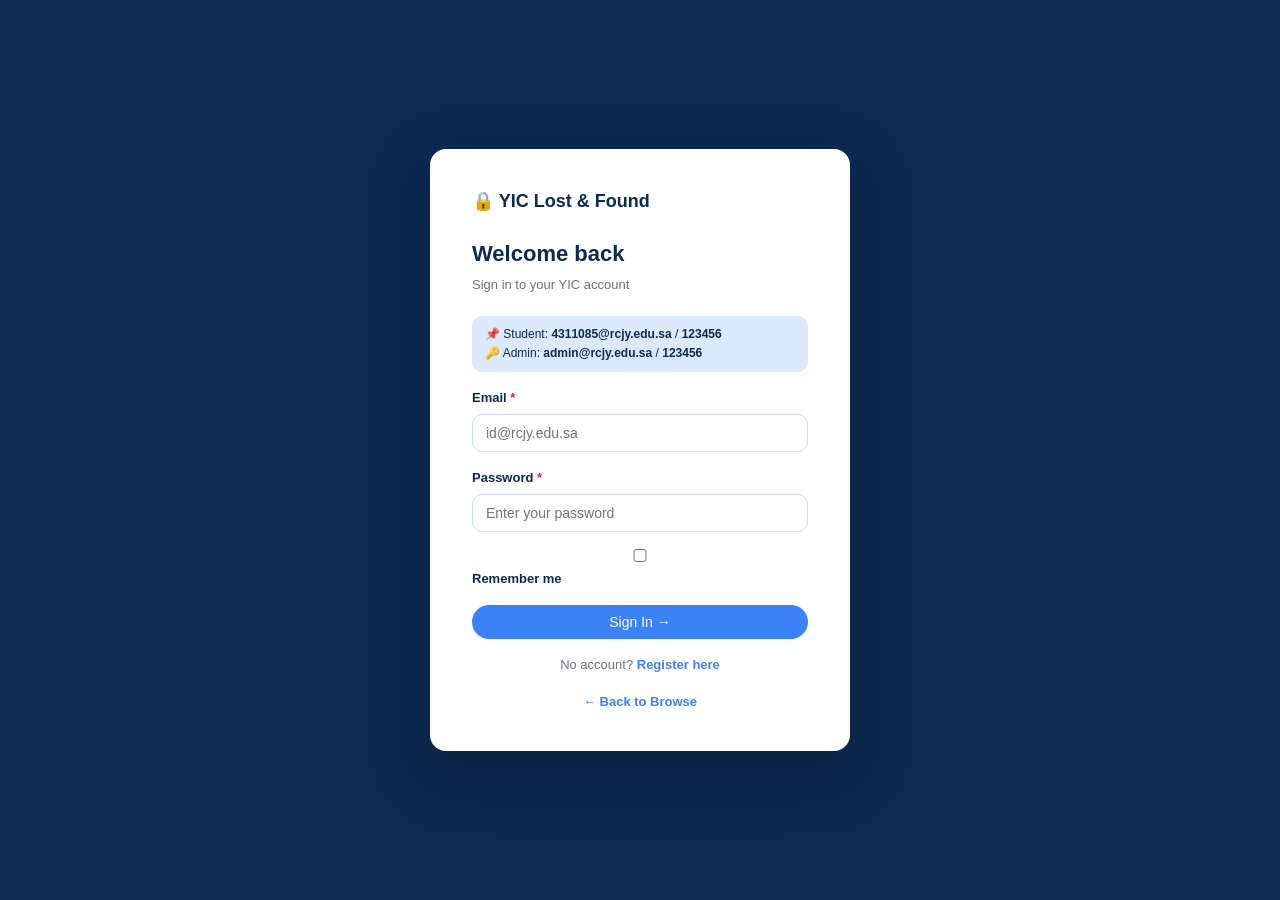
<file: CS381_project/Pages/login.html>
<!DOCTYPE html>
<html lang="en">
<head>
    <meta charset="UTF-8">
    <meta name="viewport" content="width=device-width, initial-scale=1.0">
    <title>Login - YIC Lost & Found</title>
    <link rel="stylesheet" href="../Style/style.css">
</head>
<body>

<div class="login-page" id="login-page">
    <div class="login-card">
        <div class="site-title">🔒 YIC Lost &amp; Found</div>
        <h2>Welcome back</h2>
        <p class="login-subtitle">Sign in to your YIC account</p>

        <div class="demo-accounts"> <!--just demo, later db-->
            📌 Student: <strong>4311085@rcjy.edu.sa</strong> / <strong>123456</strong><br>
            🔑 Admin: <strong>admin@rcjy.edu.sa</strong> / <strong>123456</strong>
        </div>

        <form id="loginForm" novalidate>
            <div class="input-group">
                <label for="loginEmail">Email <span class="required-star">*</span></label>
                <input type="email" id="loginEmail" placeholder="id@rcjy.edu.sa" required>
                <div class="input-error"></div>
            </div>
            <div class="input-group">
                <label for="loginPass">Password <span class="required-star">*</span></label>
                <input type="password" id="loginPass" placeholder="Enter your password" required minlength="6">
                <div class="input-error"></div>
            </div>
            <div class="input-group">
                <label>
                    <input type="checkbox" id="rememberMe"> Remember me
                </label>
            </div>
            <button type="submit" class="btn btn-blue" style="width:100%">Sign In →</button>
        </form>

        <div class="switch-page">
            No account? <a onclick="showRegister()">Register here</a> <!--move to register form-->
        </div>
        <div class="switch-page">
            <a href="index.html">← Back to Browse</a>
        </div>
    </div>
</div>

<!--Register Card -->
<div class="login-page" id="register-page" style="display:none">
    <div class="login-card">
        <div class="site-title">✨ YIC Lost &amp; Found</div>
        <h2>Create Account</h2>
        <p class="login-subtitle">Register with your YIC collage email</p>

        <form id="registerForm" novalidate>
            <div class="two-columns">
                <div class="input-group">
                    <label for="regFirst">First Name <span class="required-star">*</span></label>
                    <input type="text" id="regFirst" placeholder="Norah" required minlength="2">
                    <div class="input-error"></div>
                </div>
                <div class="input-group">
                    <label for="regLast">Last Name <span class="required-star">*</span></label>
                    <input type="text" id="regLast" placeholder="AlHosain" required minlength="2">
                    <div class="input-error"></div>
                </div>
            </div>
            <div class="input-group">
                <label for="regEmail">Collage Email <span class="required-star">*</span></label>
                <input type="email" id="regEmail" placeholder="id@rcjy.edu.sa" required>
                <div class="input-error"></div>
            </div>
            <div class="input-group">
                <label for="new-password">Password <span class="required-star">*</span></label>
                <input type="password" id="new-password" placeholder="Min. 8 characters" required minlength="8">
                <div class="pass-bar-bg"><div class="pass-bar-fill" id="strength-fill"></div></div>
                <div class="input-error"></div>
            </div>
            <div class="input-group">
                <label for="regConfirm">Confirm Password <span class="required-star">*</span></label>
                <input type="password" id="regConfirm" placeholder="Repeat password" required data-match="new-password">
                <div class="input-error"></div>
            </div>
            <div class="input-group">
                <label>
                    <input type="checkbox" id="agreeTerms" required>
                    I agree to the Terms of Use.
                </label>
                <div class="input-error" id="terms-error"></div>
            </div>
            <button type="submit" class="btn btn-blue" style="width:100%">Create Account →</button>
        </form>

        <div class="switch-page">
            Already have an account? <a onclick="showLogin()">Sign in</a> <!--return-->
        </div>
    </div>
</div>

<div class="notifications-area" id="toast-area"></div>
<script src="../JS/main.js"></script>
<script>
    function showRegister() {
        document.getElementById('login-page').style.display= 'none';//show only reg
        document.getElementById('register-page').style.display = 'flex';
    }
    function showLogin() {
        document.getElementById('register-page').style.display = 'none'; //show only login
        document.getElementById('login-page').style.display = 'flex';
    }

    //fill in the saved email
    var savedEmail = localStorage.getItem('rememberedEmail');
    if (savedEmail) {
        document.getElementById('loginEmail').value   = savedEmail;
        document.getElementById('rememberMe').checked = true;
    }

    //login
    document.getElementById('loginForm').addEventListener('submit', function(e) {
        e.preventDefault();
        if (!validateForm(this)) { toast('Please fix the errors.', 'err'); return; }

        var email = document.getElementById('loginEmail').value.trim();
        var pass  = document.getElementById('loginPass').value;
        var users = getLS('users');

        //find the user with matching email and password
        var found = null;
        for (var i = 0; i < users.length; i++) {
            if (users[i].email === email && users[i].password === pass) {
                found = users[i];
                break;
            }
        }

        if (!found) { toast('Incorect email or password.', 'err'); return; } //not found, error

        if (document.getElementById('rememberMe').checked) { //if checked, remeber user info
            localStorage.setItem('rememberedEmail', email);
        } else {
            localStorage.removeItem('rememberedEmail');
        }

        localStorage.setItem('currentUser', JSON.stringify({
            id: found.id, name: found.name, email: found.email, role: found.role
        })); // save info

        toast('Welcome back, ' + found.name + '!', 'ok');
        setTimeout(function() {
            location.href = found.role === 'admin' ? 'admin.html' : 'Dashboard.html';//use admin html for admin
        }, 700); //error with page, when admin click account dashboard shows-- fikx
    });

    //register
    document.getElementById('registerForm').addEventListener('submit', function(e) {
        e.preventDefault();

        var agree = document.getElementById('agreeTerms'); //agree to terms= create
        var termsErr = document.getElementById('terms-error');
        if (!agree.checked) {
            termsErr.textContent = 'You must agree to the terms.';
            termsErr.classList.add('show');
            return;
        }
        termsErr.classList.remove('show'); 

        if (!validateForm(this)) { toast('Please fix the errors.', 'err'); return; }

        var first = document.getElementById('regFirst').value.trim();
        var last = document.getElementById('regLast').value.trim();
        var email = document.getElementById('regEmail').value.trim();
        var pass= document.getElementById('new-password').value;
        var users = getLS('users');

        //check if email is used
        for (var i = 0; i < users.length; i++) {
            if (users[i].email === email) {
                toast('This email is already registred.', 'err');
                return;
            }
        }

        var newUser = { //useer obj
            id: nextId(users),
            name: first + ' ' + last,
            email:email,
            password: pass,
            role: 'student'
        };

        users.push(newUser); //push to users
        setLS('users', users);

        localStorage.setItem('currentUser', JSON.stringify({
            id: newUser.id, name: newUser.name, email: newUser.email, role: newUser.role
        }));

        toast('Account created! Welcom, ' + newUser.name + '!', 'ok'); 
        setTimeout(function() { location.href = 'Dashboard.html'; }, 800);
    });
</script>
</body>
</html>
</file>
<file: CS381_project/Style/style.css>
* { margin: 0; padding: 0; box-sizing: border-box; }

body {
    font-family: 'Segoe UI', Arial, sans-serif;
    background: #f0f6ff;
    color: #0d2a52;
    line-height: 1.6;
}

a { text-decoration: none; color: inherit; }

/* header */
.top-bar {
    background: #0d2a52;
    color: white;
    padding: 12px 24px;
    display: flex;
    align-items: center;
    justify-content: space-between;
    flex-wrap: wrap;
    gap: 10px;
    position: sticky;
    top: 0;
z-index: 100;
}

.logo-area { display: flex; align-items: center; gap: 12px; }
.logo-area img { height: 46px; width: auto; }
.logo-area h1 { font-size: 18px; font-weight: 600; }
.logo-area p { font-size: 11px; opacity: 0.6; }

.top-bar nav ul { list-style: none; display: flex; gap: 4px; flex-wrap: wrap; }
.top-bar nav a { color: rgba(255,255,255,0.8); padding: 6px 14px; border-radius: 20px; font-size: 13px; transition: .2s; }
.top-bar nav a:hover,
.top-bar nav a.active { background: #3b82f6; color: white; }

.top-bar-right { display: flex; align-items: center; gap: 8px; font-size: 13px; }
.user-name-badge { background: rgba(255,255,255,0.15); padding: 5px 14px; border-radius: 20px; }

.logout-button {
    background: rgba(255,255,255,0.15);
    color: white;
    border: none;
    padding: 5px 14px;
    border-radius: 20px;
    font-size: 13px;
}
.logout-button:hover { background: #3b82f6; }

/*btns style*/
.btn {
    padding: 9px 22px;
    border-radius: 30px;
    font-size: 14px;
    font-weight: 500;
    border: none;
    transition: .2s;
    display: inline-block;
}
.btn-blue  { background: #3b82f6; color: white; }
.btn-blue:hover { background: #2563eb; }
.btn-white { background: transparent; color: #3b82f6; border: 1.5px solid #3b82f6; }
.btn-white:hover { background: #dce9ff; } /*change color on hover*/
.btn-red { background: #fee2e2; color: #dc2626; border: 1px solid #fecaca; }
.btn-green { background: #dcfce7; color: #16a34a; border: 1px solid #bbf7d0; }
.btn-small { padding: 4px 12px; font-size: 12px; }

/*hero =top */
.hero-section {
    background: white;
    text-align: center;
    padding: 48px 20px;
    border-bottom: 1px solid #ccddf5;
}
.hero-section h2 { font-size: 28px; font-weight: 700; margin-bottom: 8px; }
.hero-section p { font-size: 15px; color: #6b8ab0; margin-bottom: 24px; }
.hero-buttons{ display: flex; gap: 12px; justify-content: center; flex-wrap: wrap; }

/*counter */
.counter-row { display: flex; justify-content: center; gap: 16px; padding: 28px 20px; flex-wrap: wrap; }
.counter-box {
    background: white;
    border-radius: 12px;
    padding: 18px 30px;
    text-align: center;
    border: 1px solid #ccddf5;
}
.counter-box h3 { font-size: 32px; font-weight: 700; color: #3b82f6; }
.counter-box p { font-size: 12px; color: #6b8ab0; }


.search-bar {
    background: white;
    padding: 14px 20px;
    display: flex;
    gap: 10px;
    justify-content: center;
    flex-wrap: wrap;
    border-bottom: 1px solid #ccddf5;
}
.search-bar input,
.search-bar select {
    padding: 9px 16px;
    border: 1px solid #ccddf5;
    border-radius: 30px;
    font-size: 14px;
     outline: none;
    color: #0d2a52;
}
.search-bar input{ width: 260px; }
.search-bar input:focus,
.search-bar select:focus { border-color: #3b82f6; }
.search-bar button {
    padding: 9px 22px;
    border-radius:30px;
    border: none;
    background: #3b82f6;
    color: white;
    cursor: pointer;
    font-size: 14px;
}

/* ── TABS ── */
.tab-row { display:flex; justify-content: center; gap: 8px; padding: 18px 20px 0; }
.tab-btn {
    padding: 9px 24px;
    border: none;
    border-radius: 30px 30px 0 0;
    font-size: 14px;
    font-weight: 500;
    background: #dce9ff;
    color: #0d2a52;
    transition: .2s;
}
.tab-btn.active { background: #3b82f6; color: white; }
.tab-btn:hover:not(.active) { background: #c8daff; }

.content-panel { display: none; padding: 20px; max-width: 1200px; margin: 0 auto; }
.content-panel.visible { display: block; }

.panel-top-row {
    display: flex;
    align-items: center;
    justify-content: space-between;
    margin-bottom: 16px;
    flex-wrap: wrap;
    gap: 10px;
}
.panel-top-row h3 {
    font-size: 18px;
    font-weight: 600;
    color: #3b82f6;
     border-left: 4px solid #3b82f6;
    padding-left: 10px;
}

/*items*/
.cards-grid {
    display: grid;
    grid-template-columns:  repeat(3, 1fr);
    gap: 16px;
}
.item-card {
    background: white;
    border-radius: 12px;
    padding: 16px;
    border: 1px solid #ccddf5;
    transition: .2s;
    display: flex;
    flex-direction: column;
    gap:8px;
}
.item-card:hover {
    transform: translateY(-3px);
    box-shadow: 0 6px 18px rgba(0,0,0,.08); /*very light*/
    border-color: #3b82f6;
}
.card-image {
    width: 100%;
    height: 130px;
    border-radius: 8px;
    background: #dce9ff;
    display: flex;
    align-items: center;
    justify-content: center;
    font-size: 40px;
    overflow: hidden; /*no overflow*/
}
.card-image img { width: 100%; height: 100%; object-fit: cover; }
.card-title { font-size: 15px; font-weight: 600; }
.card-details { font-size: 12px; color: #6b8ab0; }

/*status circules*/
.tag {
    display: inline-block;
    padding: 3px 10px;
    border-radius: 20px;
    font-size: 11px;
    font-weight: 600;
    margin-top: 4px;
}
.tag-lost  { background: #fee7e0; color: #c0392b; }
.tag-found { background: #dce9ff; color: #0d2a52; }
.tag-resolved { background: #dcfce7; color: #16a34a; }
.tag-pending { background: #fef9c3; color: #92400e; }

/*form*/
.form-box {
    max-width: 600px;
    margin: 32px auto;
    background: white;
    padding: 30px 34px;
    border-radius: 16px;
    border: 1px solid #ccddf5;
}
.form-box h2 { font-size: 22px; font-weight: 700; margin-bottom: 4px; }
.form-note { font-size: 13px; color: #6b8ab0; margin-bottom: 20px; }
.two-columns {display: grid; grid-template-columns: 1fr 1fr; gap: 14px; }

.input-group{ margin-bottom: 16px; }
.input-group label { display: block; font-size: 13px; font-weight: 600;margin-bottom: 5px; }
.required-star { color: #dc2626; }

.input-group input, .input-group select,
.input-group textarea {
    width: 100%;
    padding: 10px 13px;
    border: 1px solid #ccddf5;
    border-radius: 10px;
    font-size: 14px;
    color: #0d2a52;
}
.input-group input:focus,.input-group select:focus,
.input-group textarea:focus {
    outline: none;
    border-color: #3b82f6;
    box-shadow: 0 0 0 3px rgba(59,130,246,.1);
}
.input-group input.mistake, .input-group select.mistake,
.input-group textarea.mistake { border-color: #dc2626; }

.input-group textarea  { resize: vertical; min-height: 85px; }
.input-error{ font-size: 12px; color: #dc2626; margin-top: 3px; display: none; }
.input-error.show { display: block; }
.line-divider{ height: 1px; background: #ccddf5; margin: 18px 0; }
.form-bottom-btns  { display: flex; gap: 10px; justify-content: flex-end; }

/*img */
.photo-upload {
    border: 2px dashed #ccddf5;
    border-radius: 10px;
    padding: 20px;
    text-align: center;
    background: #f5f9ff;
    transition: .2s;
}
.photo-upload:hover{ border-color: #3b82f6; background: #dce9ff; }
.photo-upload .cam-icon{ font-size: 26px; margin-bottom: 5px; }
.photo-upload p { font-size: 12px; color: #6b8ab0; }
.photo-upload input[type="file"] { display: none; }

.photo-preview{ display: none; position: relative; margin-top: 8px; }
.photo-preview img { width: 100%; height: 150px; object-fit: cover; border-radius: 10px; display: block; }
.remove-photo {
    position: absolute;
    top: 6px; right: 6px;
    background: rgba(0,0,0,.5);
    color: white;
    border: none;
    border-radius: 50%;
    width: 24px; height: 24px;    
font-size: 12px;
}

/*Info boxes */
.info-box{ border-radius: 10px; padding: 11px 14px; font-size: 13px; margin-bottom: 16px; }
.info-box-blue { background: #dce9ff; color: #0d2a52; border: 1px solid #ccddf5; }
.info-box-yellow { background: #fef9c3; color: #78350f; border: 1px solid #fde68a; }
.info-box-green { background: #dcfce7; color: #14532d; border: 1px solid #bbf7d0; }

.login-page {
    min-height: 100vh;
    display: flex;
    align-items: center;
    justify-content:center;
    background: #0d2a52;
    padding: 24px;
}
.login-card {
    background: white;
    border-radius: 16px;
    padding: 38px 42px;
    width: 100%;
    max-width:420px;
    box-shadow: 0 20px 60px rgba(0,0,0,.25);
}
.login-card .site-title {
    font-size: 18px;
    font-weight: 700;
    color: #0d2a52;
    margin-bottom: 20px;
display: flex;
    align-items: center;
    gap: 8px;
}
.login-card h2 { font-size: 22px; font-weight: 700; margin-bottom: 4px; }
.login-subtitle { font-size: 13px; color: #6b7280; margin-bottom: 20px; }
.switch-page{ text-align: center; margin-top: 16px; font-size: 13px; color: #6b7280; }
.switch-page a { color: #3b82f6; font-weight: 600; cursor: pointer; }
.demo-accounts { background: #dce9ff; border-radius: 10px; padding: 9px 13px; font-size: 12px; margin-bottom: 16px; }

.pass-bar-bg { height: 4px; background: #ccddf5; border-radius: 4px; margin-top: 5px; overflow: hidden; }
.pass-bar-fill { height: 100%; width: 0; border-radius: 4px;transition: .3s; }

.detail-page {
    max-width: 880px;
    margin: 28px auto;
    padding: 0 20px;
    display: grid;
    grid-template-columns: 1fr 280px;
    gap: 20px;
    align-items: start;
}
.detail-card{ background: white; border-radius: 16px; border: 1px solid #ccddf5; overflow: hidden; }
.detail-big-photo {
    width: 100%;
    height: 220px;
background: #dce9ff;
    display: flex;
    align-items: center;
    justify-content: center;
    font-size: 70px;
    overflow: hidden;
}
.detail-big-photo img { width: 100%; height: 100%; object-fit: cover; }
.detail-text{ padding: 22px; }
.detail-text h1 { font-size: 24px; font-weight: 700; margin-bottom: 8px; }
.detail-info-row {
    display: flex;
    flex-wrap: wrap;
    gap: 10px;
    font-size: 13px;
    color: #6b8ab0;
 margin-bottom: 16px;
}
.small-heading {
    font-size: 11px;
    font-weight: 700;
    text-transform: uppercase;
    letter-spacing: .06em;
    color: #6b8ab0;
    margin-bottom: 4px;
}
.detail-text p{ font-size: 14px; line-height: 1.7; margin-bottom: 16px; }
.right-column   { display: flex; flex-direction: column; gap: 12px; }
.side-card{ background: white; border-radius: 12px; border: 1px solid #ccddf5; padding: 16px; }
.side-card h3 {
    font-size: 11px;
    font-weight: 700;
    text-transform:uppercase;
    letter-spacing: .05em;
    color: #6b8ab0;
    margin-bottom: 10px;
}
.side-card .btn  { width: 100%; margin-bottom: 7px; }
.key-value-list{ display: flex; flex-direction: column; gap:7px;font-size: 13px; }
.key-value-list .kv-row { display: flex; justify-content: space-between; }
.key-value-list .kv-label { color: #6b8ab0; }
.key-value-list .kv-data  { font-weight: 600; }
 /*dashboard*/
.dashboard-page {
    max-width: 980px;
    margin: 24px auto;
    padding: 0 20px;
    display: grid;
grid-template-columns: 210px 1fr;
gap: 18px;
align-items: start;
}

.dash-left-panel {
    background: white;
    border-radius: 12px;
    border: 1px solid #ccddf5;
    overflow: hidden;
    position:sticky;
    top: 76px;
}
.dash-user-area { background: #0d2a52; padding: 18px; text-align:center; color: white; }
.user-initials {
    width: 48px; height: 48px;
    background: #3b82f6;
    border-radius: 50%;
    display: flex;
    align-items: center;
    justify-content: center;
    font-size: 17px;
    font-weight: 700;
    margin: 0 auto 8px;
    color: white;
}
.user-full-name  { font-weight: 600;font-size: 13px; }
.user-email-small { font-size: 11px; opacity: .6; margin-top: 2px; }

.dash-menu{ padding: 8px; }
.dash-menu-item {
    display: flex;
    align-items: center;
    gap: 8px;
    padding: 8px 12px;
    border-radius: 8px;
    font-size: 13px;
    font-weight: 500;
    color: #6b8ab0;
    transition: .15s;
    margin-bottom: 2px;
    border: none;
   background: none;
    width: 100%;
    text-align: left;
}
.dash-menu-item:hover {background: #f0f6ff; color: #0d2a52; }
.dash-menu-item.active { background: #dce9ff; color: #3b82f6; }
.dash-menu-item.logout { color: #c0392b; }
.dash-menu-item.logout:hover { background: #fee2e2; }

.dash-section { display: none; }
.dash-section.active { display: block; }

.my-item-row {
    background: white;
    border-radius: 10px;
    padding: 12px 14px;
    display: flex;
    align-items: center;
    gap: 10px;
    margin-bottom: 8px;
    border: 1px solid #ccddf5;
    transition: .15s;
}
.my-item-row:hover{ box-shadow: 0 2px 10px rgba(0,0,0,.06); }
.my-item-thumbnail {
    width: 44px; height: 44px;
    border-radius: 8px;
    background: #dce9ff;
    display: flex;
    align-items: center;
    justify-content: center;
    font-size: 18px;
    flex-shrink: 0;
    overflow: hidden;
}
.my-item-thumbnail img { width: 100%; height: 100%; object-fit:cover; }
.my-item-text{ flex: 1; min-width: 0; }
.my-item-text .item-name { font-weight: 600; font-size: 14px; white-space: nowrap; overflow: hidden; text-overflow: ellipsis; }
.my-item-text .item-sub { font-size: 12px; color: #6b8ab0; margin-top: 2px; }
.my-item-buttons { display: flex; gap: 6px; flex-shrink: 0; }

.admin-page { display: flex;min-height: 100vh; }
.admin-left-bar {
    width: 200px;
    background: #0d2a52;
    flex-shrink: 0;
    display: flex;
    flex-direction: column;
}
.admin-logo-box {
    padding: 16px;
    border-bottom: 1px solid rgba(255,255,255,.1);
    color: white;
    font-size: 13px;
    font-weight: 700;
}
.admin-menu { padding: 8px 0;flex: 1; }
.admin-menu-item {
    display: flex;
    align-items: center;
    gap: 8px;
    padding: 9px 16px;
    font-size: 13px;
    font-weight: 500;
    color: rgba(255,255,255,.6);
    cursor: pointer;
    transition: .15s;
    border: none;
    background: none;
    width: 100%;
    text-align: left;
    border-left: 3px solid transparent;
}
.admin-menu-item:hover { background: rgba(255,255,255,.07); color: white; }
.admin-menu-item.active { background: rgba(255,255,255,.1); color: white; border-left-color: #3b82f6; }

.admin-main-area{ flex: 1;background: #f0f6ff; padding: 24px 26px; overflow-x: auto; }
.admin-top-strip {
    display: flex;
    align-items: center;
    justify-content:space-between;
    margin-bottom: 20px;
   flex-wrap: wrap;
    gap:10px;
}
.admin-top-strip h1 { font-size: 20px; font-weight: 700; }
.admin-section{display: none; }
.admin-section.active { display: block; }

.stat-cards-row {
    display: grid;
    grid-template-columns: repeat(4, 1fr);
    gap: 12px;
    margin-bottom: 20px;
}
.stat-card  { background: white; border-radius: 12px; padding: 14px 16px; border-left: 4px solid #3b82f6; }
.stat-card.green { border-left-color: #22c55e; }
.stat-card.orange { border-left-color: #f59e0b; }
.stat-card.purple { border-left-color: #7c3aed; }
.stat-card .big-number{ font-size: 26px; font-weight: 700; }
.stat-card .small-label { font-size: 11px; color: #6b8ab0; margin-top:2px; text-transform:uppercase; letter-spacing: .04em; }

.data-table { width: 100%; background: white; border-radius: 12px; overflow: hidden; font-size: 13px; border-collapse: collapse; }
.data-table th {
    padding: 10px 14px;
    text-align: left;
    font-size: 11px;
    font-weight: 700;
    text-transform: uppercase;
    color: #6b8ab0;
background: #f0f6ff;
    border-bottom: 1px solid #ccddf5;
}
.data-table td { padding: 10px 14px; border-bottom: 1px solid #e8f0fb; vertical-align: middle; }
.data-table tr:last-child td { border-bottom: none; }
.data-table tr:hover td { background: #f5f9ff; }
.row-buttons{ display: flex; gap: 6px; flex-wrap: wrap; }


.two-col-grid { display: grid; grid-template-columns:1fr 1fr; gap: 16px; }
.white-box { background: white; border-radius: 14px; border: 1px solid #ccddf5; padding: 18px; }
.white-box h3 { font-size: 14px; font-weight: 600; margin-bottom: 12px; }
.mini-item-row {
    display: flex;
    justify-content: space-between;
    align-items: center;
    padding: 6px 0;
    border-bottom: 1px solid #ccddf5;
font-size: 13px;
}
.mini-item-row:last-child { border-bottom: none; }
.filter-buttons { display: flex; gap: 8px; flex-wrap:wrap; margin-bottom: 16px; }
.protected-text { font-size: 12px; color: #6b8ab0; }

.popup-overlay {
    position: fixed;
    top: 0; right: 0; bottom: 0; left: 0;
    background: rgba(13,42,82,.5);
    z-index: 500;
    display: flex;
    align-items: center;
    justify-content: center;
    padding: 20px;
opacity: 0;
visibility: hidden;
transition: .2s;
}
.popup-overlay.open { opacity:1; visibility: visible; }
.popup-box {
    background: white;
    border-radius: 16px;
    padding: 26px 28px;
    width: 100%;
    max-width: 460px;
    box-shadow: 0 20px 60px rgba(0,0,0,.2);
    transform: translateY(10px);
transition: transform .2s;
}
.popup-overlay.open .popup-box { transform: translateY(0); }
.popup-top-row { display: flex; align-items: center; justify-content:space-between; margin-bottom: 14px; }
.popup-top-row h3 { font-size: 18px; font-weight: 700; }
.popup-close-btn { background: none; border: none; font-size: 18px; cursor: pointer; color: #6b8ab0; }
.popup-close-btn:hover {color: #0d2a52; }

.notifications-area {position: fixed; bottom: 22px; right: 22px; z-index: 9999; display: flex; flex-direction: column;gap: 8px; }
.notification {
    background: #0d2a52;
    color: white;
    padding: 10px 16px;
    border-radius: 10px;
    font-size: 13px;
    display: flex;
    align-items: center;
    gap: 8px;
   box-shadow: 0 4px 14px rgba(0,0,0,.2);
   max-width: 280px;
}
.notification.ok { background:#16a34a; }
.notification.err { background:#dc2626; }

footer {
    text-align: center;
    padding: 22px;
    background: #dce9ff;
    color: #6b8ab0;
    font-size: 13px;
    margin-top: 36px;
}
.nothing-yet { text-align: center; padding: 48px 20px; color: #6b8ab0; }
.nothing-yet .big-emoji { font-size: 40px; margin-bottom: 10px; }
.nothing-yet h3{ font-size: 16px; margin-bottom: 5px; }
.nothing-yet p { font-size: 13px; margin-bottom:14px; }

.page-trail{ font-size: 13px; color: #6b8ab0; padding: 12px 20px 0; max-width: 880px; margin: 0 auto; }
.page-trail a { color: #3b82f6; }

@media (max-width: 860px) {
    .detail-page, .dashboard-page { grid-template-columns: 1fr; }
    .dash-left-panel{ position: static; }
    .admin-left-bar{ display: none; }
    .two-columns{ grid-template-columns: 1fr; }
}
@media (max-width: 600px) {
    .top-bar { padding: 10px 14px; }
    .logo-area h1{ font-size: 15px; }
    .hero-section h2  { font-size: 22px; }
    .cards-grid{ grid-template-columns: 1fr 1fr; }
    .form-box { margin: 14px; padding: 20px 16px; }
    .login-card { padding: 26px 20px; }
}
@media (max-width: 420px) {
    .cards-grid { grid-template-columns: 1fr; }
}
</file>
